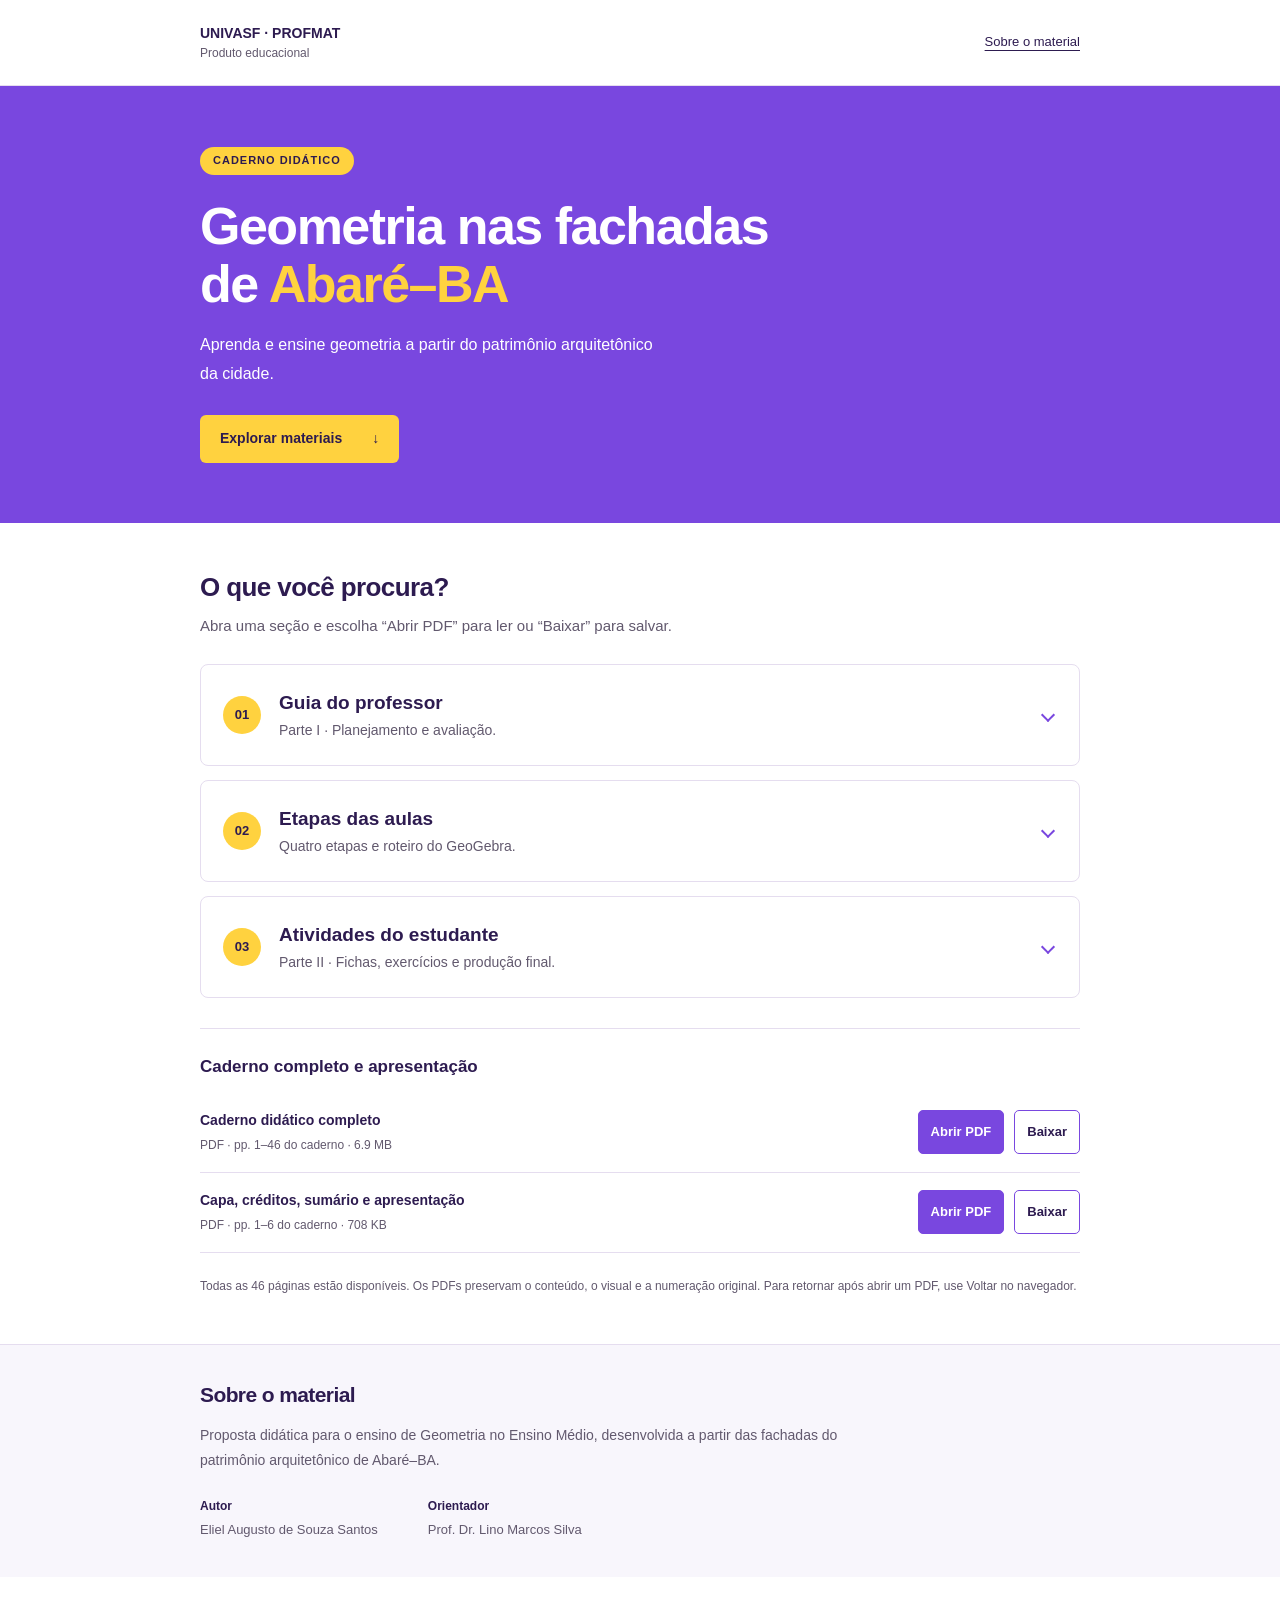
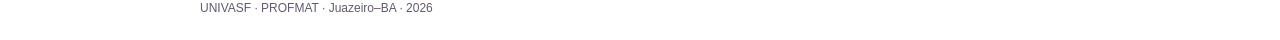
<file: index.html>
<!DOCTYPE html>
<html lang="pt-BR">
<head>
  <meta charset="UTF-8">
  <meta name="viewport" content="width=device-width, initial-scale=1.0">
  <meta name="theme-color" content="#7947df">

  <title>Geometria nas Fachadas de Abaré–BA</title>

  <link rel="stylesheet" href="style.css">
</head>

<body>
  <a class="pular-conteudo" href="#materiais">
    Ir para os materiais
  </a>

  <header>
    <div class="container cabecalho">
      <a class="marca" href="#inicio" aria-label="Página inicial">
        <strong>UNIVASF · PROFMAT</strong>
        <span>Produto educacional</span>
      </a>

      <a class="link-sobre" href="#sobre">Sobre o material</a>
    </div>
  </header>

  <main id="inicio">
    <section class="apresentacao" aria-labelledby="titulo">
      <div class="container">
        <span class="etiqueta">Caderno didático</span>

        <h1 id="titulo">
          Geometria nas fachadas<br>
          de <span>Abaré–BA</span>
        </h1>

        <p>
          Aprenda e ensine geometria a partir do patrimônio
          arquitetônico da cidade.
        </p>

        <a class="botao" href="#materiais">
          Explorar materiais
          <span aria-hidden="true">↓</span>
        </a>
      </div>
    </section>

    <section
      class="container materiais"
      id="materiais"
      aria-labelledby="titulo-materiais"
    >
      <h2 id="titulo-materiais">O que você procura?</h2>

      <p class="orientacao">
        Abra uma seção e escolha “Abrir PDF” para ler ou “Baixar” para salvar.
      </p>

<div class="secoes">
<details class="secao">
<summary>
<span class="identificador" aria-hidden="true">01</span>
<span class="resumo">
<span class="titulo-opcao">Guia do professor</span>
<span class="descricao-opcao">Parte I · Planejamento e avaliação.</span>
</span>
<span class="indicador" aria-hidden="true">
</span>
</summary>
<div class="conteudo">
<ul class="lista-materiais">
<li class="material">
<div>
<strong>Parte I — Guia do professor completo</strong>
<small>PDF · pp. 7–36 do caderno · 5.9 MB</small>
</div>
<div class="acoes">
<a href="pdfs/abare/01-parte-i-guia-do-professor.pdf" aria-label="Abrir PDF: Parte I — Guia do professor completo">Abrir PDF</a>
<a href="pdfs/abare/01-parte-i-guia-do-professor.pdf" download aria-label="Baixar PDF: Parte I — Guia do professor completo">Baixar</a>
</div>
</li>
</ul>
<h3>Capítulos da Parte I</h3>
<ul class="lista-materiais">
<li class="material">
<div>
<strong>1. Fundamentação pedagógica</strong>
<small>PDF · pp. 8–10 do caderno · 144 KB</small>
</div>
<div class="acoes">
<a href="pdfs/abare/i-01-fundamentacao-pedagogica.pdf" aria-label="Abrir PDF: 1. Fundamentação pedagógica">Abrir PDF</a>
<a href="pdfs/abare/i-01-fundamentacao-pedagogica.pdf" download aria-label="Baixar PDF: 1. Fundamentação pedagógica">Baixar</a>
</div>
</li>
<li class="material">
<div>
<strong>2. Objetivos da sequência didática e BNCC</strong>
<small>PDF · pp. 11–12 do caderno · 162 KB</small>
</div>
<div class="acoes">
<a href="pdfs/abare/i-02-objetivos-e-bncc.pdf" aria-label="Abrir PDF: 2. Objetivos da sequência didática e BNCC">Abrir PDF</a>
<a href="pdfs/abare/i-02-objetivos-e-bncc.pdf" download aria-label="Baixar PDF: 2. Objetivos da sequência didática e BNCC">Baixar</a>
</div>
</li>
<li class="material">
<div>
<strong>3. Organização das aulas</strong>
<small>PDF · pp. 13–14 do caderno · 220 KB</small>
</div>
<div class="acoes">
<a href="pdfs/abare/i-03-organizacao-das-aulas.pdf" aria-label="Abrir PDF: 3. Organização das aulas">Abrir PDF</a>
<a href="pdfs/abare/i-03-organizacao-das-aulas.pdf" download aria-label="Baixar PDF: 3. Organização das aulas">Baixar</a>
</div>
</li>
<li class="material">
<div>
<strong>4. Descrição das etapas</strong>
<small>PDF · pp. 15–20 do caderno · 371 KB</small>
</div>
<div class="acoes">
<a href="pdfs/abare/i-04-descricao-das-etapas.pdf" aria-label="Abrir PDF: 4. Descrição das etapas">Abrir PDF</a>
<a href="pdfs/abare/i-04-descricao-das-etapas.pdf" download aria-label="Baixar PDF: 4. Descrição das etapas">Baixar</a>
</div>
</li>
<li class="material">
<div>
<strong>5. Atividades complementares</strong>
<small>PDF · pp. 21–22 do caderno · 130 KB</small>
</div>
<div class="acoes">
<a href="pdfs/abare/i-05-atividades-complementares.pdf" aria-label="Abrir PDF: 5. Atividades complementares">Abrir PDF</a>
<a href="pdfs/abare/i-05-atividades-complementares.pdf" download aria-label="Baixar PDF: 5. Atividades complementares">Baixar</a>
</div>
</li>
<li class="material">
<div>
<strong>6. Instrumentos de avaliação completos</strong>
<small>PDF · pp. 23–33 do caderno · 5.6 MB</small>
</div>
<div class="acoes">
<a href="pdfs/abare/i-06-instrumentos-de-avaliacao.pdf" aria-label="Abrir PDF: 6. Instrumentos de avaliação completos">Abrir PDF</a>
<a href="pdfs/abare/i-06-instrumentos-de-avaliacao.pdf" download aria-label="Baixar PDF: 6. Instrumentos de avaliação completos">Baixar</a>
</div>
</li>
<li class="material">
<div>
<strong>7. Orientações para adaptação</strong>
<small>PDF · pp. 34–35 do caderno · 124 KB</small>
</div>
<div class="acoes">
<a href="pdfs/abare/i-07-orientacoes-para-adaptacao.pdf" aria-label="Abrir PDF: 7. Orientações para adaptação">Abrir PDF</a>
<a href="pdfs/abare/i-07-orientacoes-para-adaptacao.pdf" download aria-label="Baixar PDF: 7. Orientações para adaptação">Baixar</a>
</div>
</li>
<li class="material">
<div>
<strong>8. Referências</strong>
<small>PDF · p. 36 do caderno · 93 KB</small>
</div>
<div class="acoes">
<a href="pdfs/abare/i-08-referencias.pdf" aria-label="Abrir PDF: 8. Referências">Abrir PDF</a>
<a href="pdfs/abare/i-08-referencias.pdf" download aria-label="Baixar PDF: 8. Referências">Baixar</a>
</div>
</li>
</ul>
<details class="subsecao">
<summary>Acessar instrumentos de avaliação separadamente</summary>
<p class="nota-recortes">As páginas compartilhadas entre instrumentos foram mantidas inteiras para preservar as orientações.</p>
<ul class="lista-materiais">
<li class="material">
<div>
<strong>Diagnóstico inicial e matriz de análise</strong>
<small>PDF · pp. 23–27 do caderno · 713 KB</small>
</div>
<div class="acoes">
<a href="pdfs/abare/avaliacao-01-diagnostico-inicial.pdf" aria-label="Abrir PDF: Diagnóstico inicial e matriz de análise">Abrir PDF</a>
<a href="pdfs/abare/avaliacao-01-diagnostico-inicial.pdf" download aria-label="Baixar PDF: Diagnóstico inicial e matriz de análise">Baixar</a>
</div>
</li>
<li class="material">
<div>
<strong>Roteiro de observação do professor</strong>
<small>PDF · pp. 27–28 do caderno · 220 KB</small>
</div>
<div class="acoes">
<a href="pdfs/abare/avaliacao-02-observacao-professor.pdf" aria-label="Abrir PDF: Roteiro de observação do professor">Abrir PDF</a>
<a href="pdfs/abare/avaliacao-02-observacao-professor.pdf" download aria-label="Baixar PDF: Roteiro de observação do professor">Baixar</a>
</div>
</li>
<li class="material">
<div>
<strong>Avaliação e acompanhamento formativo</strong>
<small>PDF · pp. 28–29 do caderno · 216 KB</small>
</div>
<div class="acoes">
<a href="pdfs/abare/avaliacao-03-acompanhamento-formativo.pdf" aria-label="Abrir PDF: Avaliação e acompanhamento formativo">Abrir PDF</a>
<a href="pdfs/abare/avaliacao-03-acompanhamento-formativo.pdf" download aria-label="Baixar PDF: Avaliação e acompanhamento formativo">Baixar</a>
</div>
</li>
<li class="material">
<div>
<strong>Instrumento diagnóstico final</strong>
<small>PDF · pp. 29–32 do caderno · 5.0 MB</small>
</div>
<div class="acoes">
<a href="pdfs/abare/avaliacao-04-diagnostico-final.pdf" aria-label="Abrir PDF: Instrumento diagnóstico final">Abrir PDF</a>
<a href="pdfs/abare/avaliacao-04-diagnostico-final.pdf" download aria-label="Baixar PDF: Instrumento diagnóstico final">Baixar</a>
</div>
</li>
<li class="material">
<div>
<strong>Rubrica de apresentação e relatório final</strong>
<small>PDF · pp. 32–33 do caderno · 332 KB</small>
</div>
<div class="acoes">
<a href="pdfs/abare/avaliacao-05-rubrica-final.pdf" aria-label="Abrir PDF: Rubrica de apresentação e relatório final">Abrir PDF</a>
<a href="pdfs/abare/avaliacao-05-rubrica-final.pdf" download aria-label="Baixar PDF: Rubrica de apresentação e relatório final">Baixar</a>
</div>
</li>
</ul>
</details>
</div>
</details>
<details class="secao">
<summary>
<span class="identificador" aria-hidden="true">02</span>
<span class="resumo">
<span class="titulo-opcao">Etapas das aulas</span>
<span class="descricao-opcao">Quatro etapas e roteiro do GeoGebra.</span>
</span>
<span class="indicador" aria-hidden="true">
</span>
</summary>
<div class="conteudo">
<p>Atalhos para a descrição das quatro etapas, na Parte I.</p>
<ul class="lista-materiais">
<li class="material">
<div>
<strong>Etapa 1 — Sensibilização e problematização</strong>
<small>PDF · pp. 15–16 do caderno · 151 KB</small>
</div>
<div class="acoes">
<a href="pdfs/abare/etapa-01-sensibilizacao.pdf" aria-label="Abrir PDF: Etapa 1 — Sensibilização e problematização">Abrir PDF</a>
<a href="pdfs/abare/etapa-01-sensibilizacao.pdf" download aria-label="Baixar PDF: Etapa 1 — Sensibilização e problematização">Baixar</a>
</div>
</li>
<li class="material">
<div>
<strong>Etapa 2 — Investigação em campo</strong>
<small>PDF · pp. 16–17 do caderno · 137 KB</small>
</div>
<div class="acoes">
<a href="pdfs/abare/etapa-02-investigacao-em-campo.pdf" aria-label="Abrir PDF: Etapa 2 — Investigação em campo">Abrir PDF</a>
<a href="pdfs/abare/etapa-02-investigacao-em-campo.pdf" download aria-label="Baixar PDF: Etapa 2 — Investigação em campo">Baixar</a>
</div>
</li>
<li class="material">
<div>
<strong>Etapa 3 — Modelagem dinâmica no GeoGebra</strong>
<small>PDF · pp. 17–19 do caderno · 316 KB</small>
</div>
<div class="acoes">
<a href="pdfs/abare/etapa-03-modelagem-geogebra.pdf" aria-label="Abrir PDF: Etapa 3 — Modelagem dinâmica no GeoGebra">Abrir PDF</a>
<a href="pdfs/abare/etapa-03-modelagem-geogebra.pdf" download aria-label="Baixar PDF: Etapa 3 — Modelagem dinâmica no GeoGebra">Baixar</a>
</div>
</li>
<li class="material">
<div>
<strong>Etapa 4 — Sistematização e produção final</strong>
<small>PDF · p. 20 do caderno · 117 KB</small>
</div>
<div class="acoes">
<a href="pdfs/abare/etapa-04-sistematizacao.pdf" aria-label="Abrir PDF: Etapa 4 — Sistematização e produção final">Abrir PDF</a>
<a href="pdfs/abare/etapa-04-sistematizacao.pdf" download aria-label="Baixar PDF: Etapa 4 — Sistematização e produção final">Baixar</a>
</div>
</li>
</ul>
<p class="nota-recortes">As etapas 1, 2 e 3 compartilham páginas de transição. Os recortes incluem essas páginas completas. Na etapa 4, a aula 8 é dedicada ao pós-teste; o relatório e a socialização são previstos como atividade extraclasse ou posterior, conforme o caderno.</p>
<h3>Roteiro do estudante no GeoGebra</h3>
<ul class="lista-materiais">
<li class="material">
<div>
<strong>4. Roteiro para construção no GeoGebra</strong>
<small>PDF · pp. 41–42 do caderno · 125 KB</small>
</div>
<div class="acoes">
<a href="pdfs/abare/ii-04-roteiro-geogebra.pdf" aria-label="Abrir PDF: 4. Roteiro para construção no GeoGebra">Abrir PDF</a>
<a href="pdfs/abare/ii-04-roteiro-geogebra.pdf" download aria-label="Baixar PDF: 4. Roteiro para construção no GeoGebra">Baixar</a>
</div>
</li>
</ul>
</div>
</details>
<details class="secao">
<summary>
<span class="identificador" aria-hidden="true">03</span>
<span class="resumo">
<span class="titulo-opcao">Atividades do estudante</span>
<span class="descricao-opcao">Parte II · Fichas, exercícios e produção final.</span>
</span>
<span class="indicador" aria-hidden="true">
</span>
</summary>
<div class="conteudo">
<ul class="lista-materiais">
<li class="material">
<div>
<strong>Parte II — Material do estudante completo</strong>
<small>PDF · pp. 37–46 do caderno · 383 KB</small>
</div>
<div class="acoes">
<a href="pdfs/abare/02-parte-ii-material-do-estudante.pdf" aria-label="Abrir PDF: Parte II — Material do estudante completo">Abrir PDF</a>
<a href="pdfs/abare/02-parte-ii-material-do-estudante.pdf" download aria-label="Baixar PDF: Parte II — Material do estudante completo">Baixar</a>
</div>
</li>
</ul>
<h3>Fichas e atividades da Parte II</h3>
<ul class="lista-materiais">
<li class="material">
<div>
<strong>1. Ficha investigativa de campo</strong>
<small>PDF · p. 38 do caderno · 186 KB</small>
</div>
<div class="acoes">
<a href="pdfs/abare/ii-01-ficha-investigativa-de-campo.pdf" aria-label="Abrir PDF: 1. Ficha investigativa de campo">Abrir PDF</a>
<a href="pdfs/abare/ii-01-ficha-investigativa-de-campo.pdf" download aria-label="Baixar PDF: 1. Ficha investigativa de campo">Baixar</a>
</div>
</li>
<li class="material">
<div>
<strong>2. Atividades orientadas por etapa</strong>
<small>PDF · p. 39 do caderno · 115 KB</small>
</div>
<div class="acoes">
<a href="pdfs/abare/ii-02-atividades-orientadas-por-etapa.pdf" aria-label="Abrir PDF: 2. Atividades orientadas por etapa">Abrir PDF</a>
<a href="pdfs/abare/ii-02-atividades-orientadas-por-etapa.pdf" download aria-label="Baixar PDF: 2. Atividades orientadas por etapa">Baixar</a>
</div>
</li>
<li class="material">
<div>
<strong>3. Problemas geométricos contextualizados</strong>
<small>PDF · p. 40 do caderno · 112 KB</small>
</div>
<div class="acoes">
<a href="pdfs/abare/ii-03-problemas-geometricos.pdf" aria-label="Abrir PDF: 3. Problemas geométricos contextualizados">Abrir PDF</a>
<a href="pdfs/abare/ii-03-problemas-geometricos.pdf" download aria-label="Baixar PDF: 3. Problemas geométricos contextualizados">Baixar</a>
</div>
</li>
<li class="material">
<div>
<strong>4. Roteiro para construção no GeoGebra</strong>
<small>PDF · pp. 41–42 do caderno · 125 KB</small>
</div>
<div class="acoes">
<a href="pdfs/abare/ii-04-roteiro-geogebra.pdf" aria-label="Abrir PDF: 4. Roteiro para construção no GeoGebra">Abrir PDF</a>
<a href="pdfs/abare/ii-04-roteiro-geogebra.pdf" download aria-label="Baixar PDF: 4. Roteiro para construção no GeoGebra">Baixar</a>
</div>
</li>
<li class="material">
<div>
<strong>5. Modelo de relatório final</strong>
<small>PDF · pp. 43–44 do caderno · 222 KB</small>
</div>
<div class="acoes">
<a href="pdfs/abare/ii-05-modelo-relatorio-final.pdf" aria-label="Abrir PDF: 5. Modelo de relatório final">Abrir PDF</a>
<a href="pdfs/abare/ii-05-modelo-relatorio-final.pdf" download aria-label="Baixar PDF: 5. Modelo de relatório final">Baixar</a>
</div>
</li>
<li class="material">
<div>
<strong>6. Autoavaliação do estudante</strong>
<small>PDF · pp. 45–46 do caderno · 222 KB</small>
</div>
<div class="acoes">
<a href="pdfs/abare/ii-06-autoavaliacao.pdf" aria-label="Abrir PDF: 6. Autoavaliação do estudante">Abrir PDF</a>
<a href="pdfs/abare/ii-06-autoavaliacao.pdf" download aria-label="Baixar PDF: 6. Autoavaliação do estudante">Baixar</a>
</div>
</li>
</ul>
</div>
</details>
</div>
<div class="caderno-completo">
<h3>Caderno completo e apresentação</h3>
<ul class="lista-materiais">
<li class="material">
<div>
<strong>Caderno didático completo</strong>
<small>PDF · pp. 1–46 do caderno · 6.9 MB</small>
</div>
<div class="acoes">
<a href="pdfs/abare/caderno-completo.pdf" aria-label="Abrir PDF: Caderno didático completo">Abrir PDF</a>
<a href="pdfs/abare/caderno-completo.pdf" download aria-label="Baixar PDF: Caderno didático completo">Baixar</a>
</div>
</li>
<li class="material">
<div>
<strong>Capa, créditos, sumário e apresentação</strong>
<small>PDF · pp. 1–6 do caderno · 708 KB</small>
</div>
<div class="acoes">
<a href="pdfs/abare/00-apresentacao-e-sumario.pdf" aria-label="Abrir PDF: Capa, créditos, sumário e apresentação">Abrir PDF</a>
<a href="pdfs/abare/00-apresentacao-e-sumario.pdf" download aria-label="Baixar PDF: Capa, créditos, sumário e apresentação">Baixar</a>
</div>
</li>
</ul>
</div>
<p class="aviso">Todas as 46 páginas estão disponíveis. Os PDFs preservam o conteúdo, o visual e a numeração original. Para retornar após abrir um PDF, use Voltar no navegador.</p>
    </section>

    <section class="sobre" id="sobre" aria-labelledby="titulo-sobre">
      <div class="container">
        <h2 id="titulo-sobre">Sobre o material</h2>

        <p>
          Proposta didática para o ensino de Geometria no Ensino Médio,
          desenvolvida a partir das fachadas do patrimônio arquitetônico
          de Abaré–BA.
        </p>

        <dl class="creditos">
          <div>
            <dt>Autor</dt>
            <dd>Eliel Augusto de Souza Santos</dd>
          </div>

          <div>
            <dt>Orientador</dt>
            <dd>Prof. Dr. Lino Marcos Silva</dd>
          </div>
        </dl>
      </div>
    </section>
  </main>

  <footer>
    <div class="container">
      UNIVASF · PROFMAT · Juazeiro–BA · 2026
    </div>
  </footer>
</body>
</html>
</file>
<file: style.css>
:root {
  --roxo: #7947df;
  --roxo-escuro: #2d1b50;
  --amarelo: #ffd23f;

  --texto: #302344;
  --texto-suave: #62596e;
  --borda: #e5ddef;
  --fundo-suave: #f8f6fc;
}

* {
  box-sizing: border-box;
}

html {
  scroll-behavior: smooth;
  scroll-padding-top: 24px;
}

body {
  margin: 0;
  background: white;
  color: var(--texto);
  font-family: Arial, Helvetica, sans-serif;
  line-height: 1.6;
}

a {
  color: inherit;
}

.container {
  width: min(880px, calc(100% - 40px));
  margin-inline: auto;
}

a:focus-visible,
summary:focus-visible {
  outline: 3px solid var(--roxo-escuro);
  outline-offset: 5px;
}

.pular-conteudo {
  position: absolute;
  top: 10px;
  left: 10px;
  z-index: 10;
  padding: 12px 18px;
  background: var(--amarelo);
  color: var(--roxo-escuro);
  transform: translateY(-160%);
}

.pular-conteudo:focus {
  transform: translateY(0);
}

/* Cabeçalho */

header {
  background: white;
  border-bottom: 1px solid var(--borda);
}

.cabecalho {
  min-height: 85px;
  display: flex;
  align-items: center;
  justify-content: space-between;
  gap: 20px;
}

.marca {
  display: flex;
  flex-direction: column;
  text-decoration: none;
}

.marca strong {
  color: var(--roxo-escuro);
  font-size: 14px;
}

.marca span {
  color: var(--texto-suave);
  font-size: 12px;
}

.link-sobre {
  display: inline-flex;
  align-items: center;
  min-height: 44px;
  color: var(--roxo-escuro);
  font-size: 13px;
  text-underline-offset: 4px;
}

/* Apresentação */

.apresentacao {
  padding: 60px 0;
  background: var(--roxo);
  color: white;
}

.etiqueta {
  display: inline-block;
  padding: 5px 13px;
  background: var(--amarelo);
  color: var(--roxo-escuro);
  border-radius: 20px;
  font-size: 11px;
  font-weight: bold;
  letter-spacing: 1px;
  text-transform: uppercase;
}

h1 {
  margin: 22px 0 18px;
  font-size: clamp(32px, 5vw, 52px);
  font-weight: 800;
  line-height: 1.12;
  letter-spacing: -1.5px;
}

h1 span {
  color: var(--amarelo);
}

.apresentacao p {
  max-width: 470px;
  margin: 0;
  color: white;
  font-size: 16px;
  line-height: 1.8;
}

.botao {
  display: inline-flex;
  align-items: center;
  gap: 30px;
  min-height: 48px;
  margin-top: 26px;
  padding: 12px 20px;
  background: var(--amarelo);
  color: var(--roxo-escuro);
  border-radius: 6px;
  font-size: 14px;
  font-weight: bold;
  text-decoration: none;
}

.botao:hover {
  background: #ffe078;
}

.botao:focus-visible {
  outline-color: white;
}

/* Materiais */

.materiais {
  padding-top: 48px;
  padding-bottom: 48px;
}

h2 {
  margin: 0;
  color: var(--roxo-escuro);
  font-size: 26px;
  line-height: 1.3;
  letter-spacing: -0.6px;
}

.orientacao {
  margin: 10px 0 26px;
  color: var(--texto-suave);
  font-size: 15px;
}

.secoes {
  display: grid;
  gap: 14px;
}

/* Seções expansíveis */

.secao {
  overflow: clip;
  background: white;
  border: 1px solid var(--borda);
  border-radius: 8px;
}

.secao[open] {
  border-color: var(--roxo);
}

summary {
  display: flex;
  align-items: center;
  gap: 18px;
  min-height: 100px;
  padding: 22px;
  cursor: pointer;
  list-style: none;
}

summary::-webkit-details-marker {
  display: none;
}

summary:hover {
  background: var(--fundo-suave);
}

summary:focus-visible {
  outline-offset: -4px;
  border-radius: 8px;
}

.identificador {
  width: 38px;
  height: 38px;
  flex-shrink: 0;
  display: grid;
  place-items: center;
  background: var(--amarelo);
  color: var(--roxo-escuro);
  border-radius: 50%;
  font-size: 13px;
  font-weight: bold;
}

.resumo {
  flex: 1;
  min-width: 0;
}

.titulo-opcao,
.descricao-opcao {
  display: block;
}

.titulo-opcao {
  color: var(--roxo-escuro);
  font-size: 19px;
  font-weight: bold;
  line-height: 1.35;
}

.descricao-opcao {
  margin-top: 5px;
  color: var(--texto-suave);
  font-size: 14px;
  line-height: 1.5;
}

.indicador {
  width: 10px;
  height: 10px;
  flex-shrink: 0;
  margin-right: 4px;
  border-right: 2px solid var(--roxo);
  border-bottom: 2px solid var(--roxo);
  transform: rotate(45deg);
}

.secao[open] .indicador {
  transform: rotate(225deg);
}

.secao[open] summary {
  background: var(--fundo-suave);
  border-bottom: 1px solid var(--borda);
}

.conteudo {
  padding: 24px 28px;
}

.conteudo h3 {
  margin: 0 0 12px;
  color: var(--roxo-escuro);
  font-size: 16px;
}

.conteudo ul,
.conteudo ol {
  margin: 0;
  padding-left: 22px;
}

.conteudo li {
  padding-left: 4px;
  color: var(--texto-suave);
  font-size: 14px;
}

.conteudo li + li {
  margin-top: 10px;
}

.conteudo li::marker {
  color: var(--roxo);
}

.conteudo ul + h3,
.conteudo ol + h3 {
  margin-top: 26px;
}

.etapas strong {
  display: block;
  color: var(--texto);
  font-weight: 600;
}

.etapas span {
  display: block;
  margin-top: 2px;
  font-size: 13px;
}

/* Acesso ao caderno */

.caderno-completo {
  margin-top: 30px;
  padding-top: 24px;
  border-top: 1px solid var(--borda);
}

.caderno-completo h3 {
  margin: 0;
  color: var(--roxo-escuro);
  font-size: 17px;
}

.caderno-completo p {
  max-width: 570px;
  margin: 8px 0 0;
  color: var(--texto-suave);
  font-size: 14px;
}

.aviso {
  margin: 24px 0 0;
  color: var(--texto-suave);
  font-size: 12px;
}

/* Informações do projeto */

.sobre {
  padding: 36px 0;
  background: var(--fundo-suave);
  border-top: 1px solid var(--borda);
}

.sobre h2 {
  font-size: 21px;
}

.sobre p {
  max-width: 680px;
  margin: 14px 0 24px;
  color: var(--texto-suave);
  font-size: 14px;
  line-height: 1.8;
}

.creditos {
  display: flex;
  flex-wrap: wrap;
  gap: 20px 50px;
  margin: 0;
}

.creditos dt {
  margin-bottom: 4px;
  color: var(--roxo-escuro);
  font-size: 12px;
  font-weight: bold;
}

.creditos dd {
  margin: 0;
  color: var(--texto-suave);
  font-size: 13px;
}

footer {
  padding: 22px 0;
  color: var(--texto-suave);
  font-size: 12px;
}

/* Celulares */

@media (max-width: 600px) {
  .container {
    width: calc(100% - 32px);
  }

  .cabecalho {
    min-height: 78px;
    gap: 12px;
  }

  .marca strong {
    font-size: 12px;
  }

  .marca span,
  .link-sobre {
    font-size: 11px;
  }

  .apresentacao {
    padding: 42px 0;
  }

  h1 {
    letter-spacing: -1px;
  }

  .apresentacao p {
    font-size: 15px;
  }

  .materiais {
    padding-top: 34px;
    padding-bottom: 34px;
  }

  h2 {
    font-size: 24px;
  }

  summary {
    gap: 12px;
    padding: 19px 15px;
  }

  .identificador {
    width: 32px;
    height: 32px;
    font-size: 11px;
  }

  .titulo-opcao {
    font-size: 17px;
  }

  .descricao-opcao {
    font-size: 13px;
  }

  .conteudo {
    padding: 22px 20px;
  }

  .creditos {
    flex-direction: column;
    gap: 18px;
  }
}

@media (prefers-reduced-motion: reduce) {
  html {
    scroll-behavior: auto;
  }
}
/* Acesso aos materiais: links nativos, sem janelas ou dependência de JavaScript. */
.conteudo .lista-materiais,.caderno-completo .lista-materiais{list-style:none;margin:0;padding:0}
.lista-materiais .material{display:flex;align-items:center;justify-content:space-between;gap:20px;padding:17px 0;border-bottom:1px solid var(--borda);margin:0}
.material strong{display:block;color:var(--roxo-escuro);font-size:14px;line-height:1.5}
.material small{display:block;color:var(--texto-suave);font-size:12px;margin-top:5px}
.acoes{display:flex;gap:10px;flex-shrink:0}
.acoes a{display:inline-flex;align-items:center;justify-content:center;min-height:44px;padding:8px 12px;border:1px solid var(--roxo);border-radius:5px;color:var(--roxo-escuro);font-size:13px;font-weight:bold;text-decoration:none}
.acoes a:first-child{background:var(--roxo);color:white}
.acoes a:hover{text-decoration:underline;text-underline-offset:3px}
.conteudo .lista-materiais+h3{margin-top:28px}
.conteudo>p,.nota-recortes{font-size:13px;color:var(--texto-suave);line-height:1.8}
.subsecao{margin-top:20px}
.subsecao>summary{min-height:48px;padding:12px 0;color:var(--roxo-escuro);font-size:14px;font-weight:bold;list-style:disclosure-closed;display:list-item;margin-left:18px}
.subsecao[open]>summary{list-style:disclosure-open}
.subsecao>summary::-webkit-details-marker{display:inline}
.subsecao .nota-recortes{margin-top:15px}
.caderno-completo .lista-materiais{margin-top:12px}
@media(max-width:600px){.lista-materiais .material{align-items:flex-start;flex-direction:column;gap:12px}.acoes{width:100%}.acoes a{flex:1}.conteudo{padding:20px 16px}}
</file>
